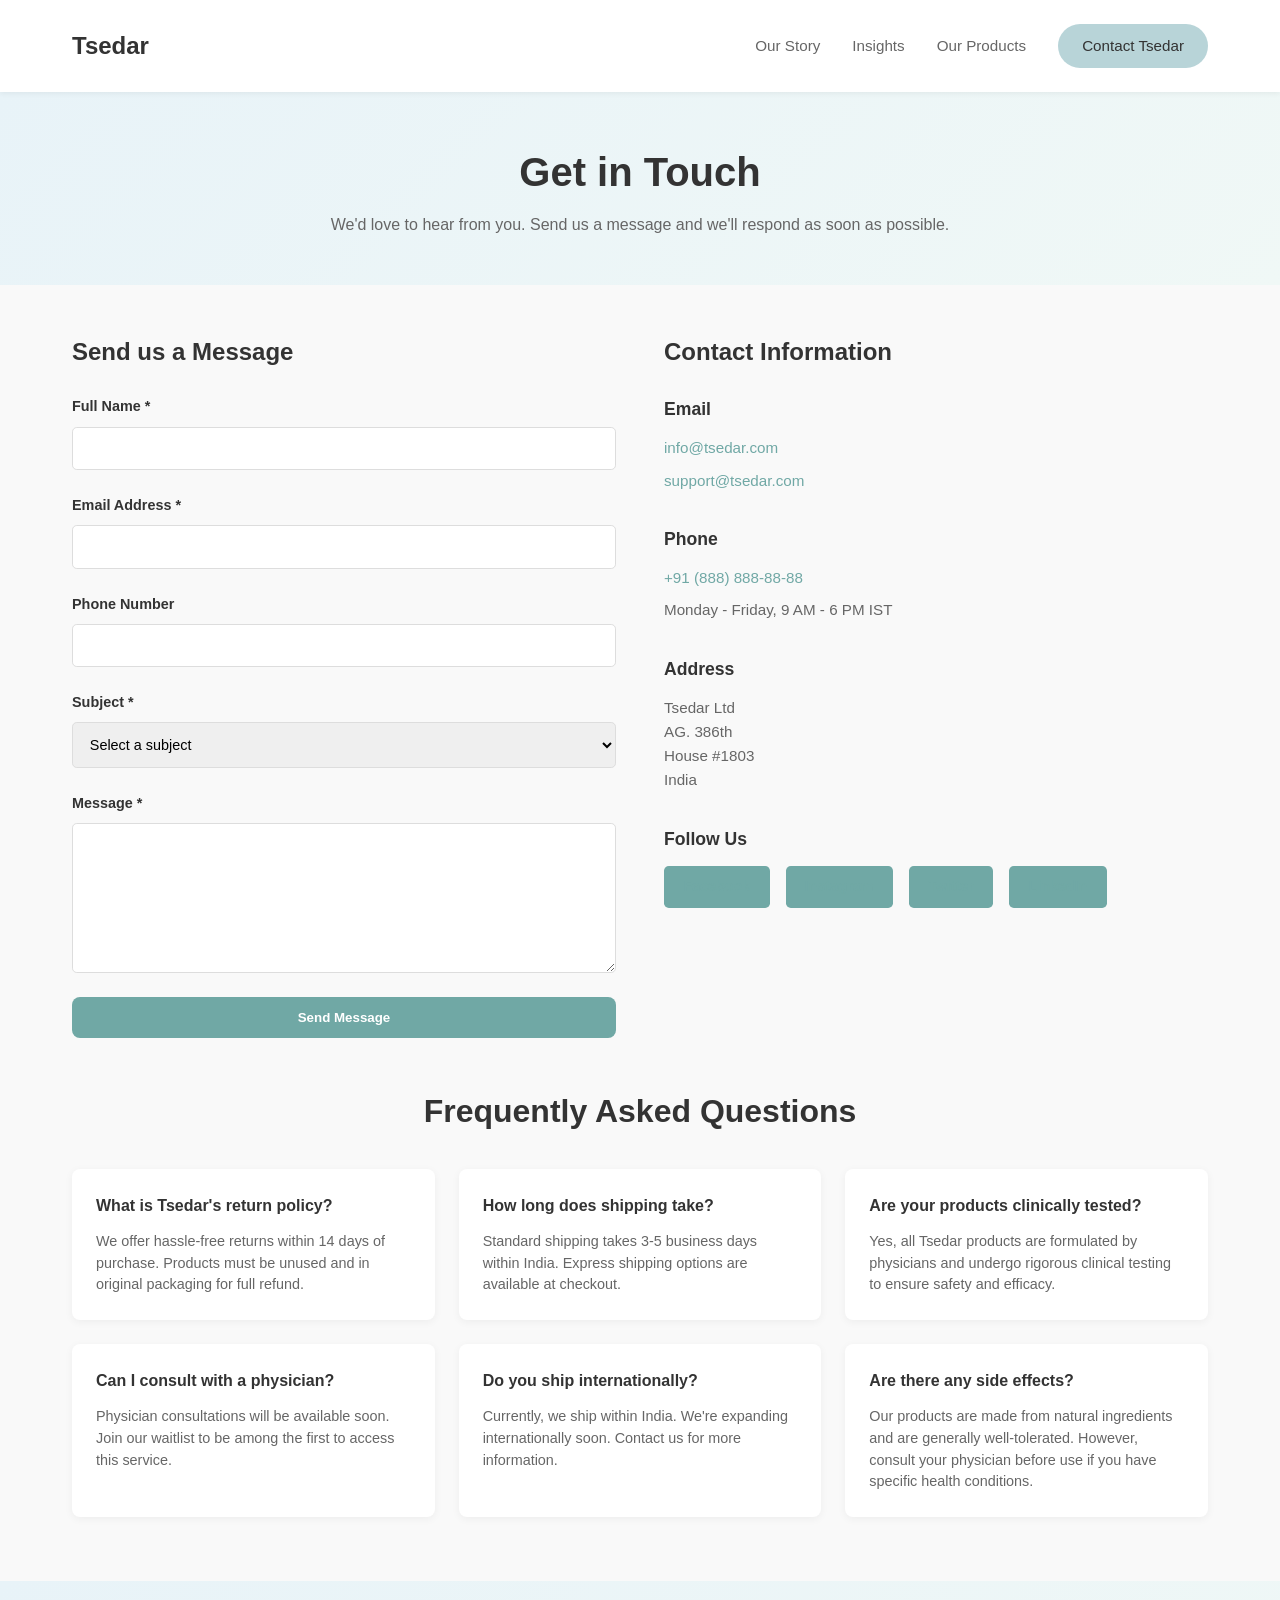
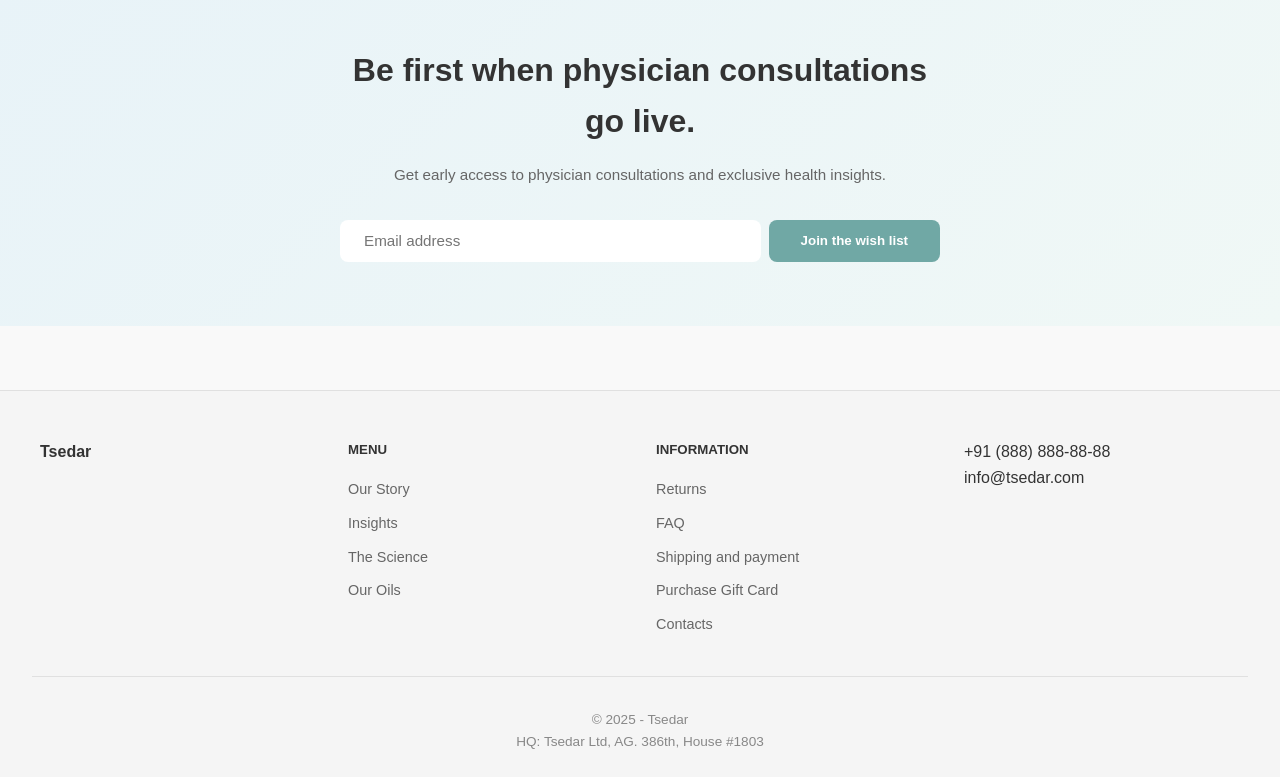
<file: contact.html>
<!DOCTYPE html>
<html lang="en">
<head>
    <meta charset="UTF-8">
    <meta name="viewport" content="width=device-width, initial-scale=1.0">
    <title>Contact Us - Tsedar</title>
    <link rel="stylesheet" href="styles.css">
</head>
<body>
    <!-- Navigation -->
    <nav class="navbar">
        <div class="nav-container">
            <div class="logo">Tsedar</div>
            <div class="nav-links">
                <a href="index.html" class="nav-link">Our Story</a>
                <a href="about.html" class="nav-link">Insights</a>
                <a href="products.html" class="nav-link">Our Products</a>
                <a href="contact.html" class="nav-link active contact-btn">Contact Tsedar</a>
            </div>
        </div>
    </nav>

    <!-- Page Header -->
    <section class="contact-header">
        <h1>Get in Touch</h1>
        <p>We'd love to hear from you. Send us a message and we'll respond as soon as possible.</p>
    </section>

    <!-- Contact Content -->
    <section class="contact-content">
        <div class="contact-container">
            <!-- Contact Form -->
            <div class="contact-form-section">
                <h2>Send us a Message</h2>
                <form class="contact-form" id="contactForm">
                    <div class="form-group">
                        <label for="name">Full Name *</label>
                        <input type="text" id="name" name="name" required>
                    </div>
                    <div class="form-group">
                        <label for="email">Email Address *</label>
                        <input type="email" id="email" name="email" required>
                    </div>
                    <div class="form-group">
                        <label for="phone">Phone Number</label>
                        <input type="tel" id="phone" name="phone">
                    </div>
                    <div class="form-group">
                        <label for="subject">Subject *</label>
                        <select id="subject" name="subject" required>
                            <option value="">Select a subject</option>
                            <option value="product-inquiry">Product Inquiry</option>
                            <option value="partnership">Partnership Inquiry</option>
                            <option value="feedback">Feedback</option>
                            <option value="support">Customer Support</option>
                            <option value="other">Other</option>
                        </select>
                    </div>
                    <div class="form-group">
                        <label for="message">Message *</label>
                        <textarea id="message" name="message" rows="6" required></textarea>
                    </div>
                    <button type="submit" class="submit-btn">Send Message</button>
                </form>
            </div>

            <!-- Contact Information -->
            <div class="contact-info-section">
                <h2>Contact Information</h2>
                <div class="info-block">
                    <h3>Email</h3>
                    <p><a href="mailto:info@tsedar.com">info@tsedar.com</a></p>
                    <p><a href="mailto:support@tsedar.com">support@tsedar.com</a></p>
                </div>
                <div class="info-block">
                    <h3>Phone</h3>
                    <p><a href="tel:+918888888888">+91 (888) 888-88-88</a></p>
                    <p>Monday - Friday, 9 AM - 6 PM IST</p>
                </div>
                <div class="info-block">
                    <h3>Address</h3>
                    <p>Tsedar Ltd<br>
                    AG. 386th<br>
                    House #1803<br>
                    India</p>
                </div>
                <div class="info-block">
                    <h3>Follow Us</h3>
                    <div class="social-links">
                        <a href="#" class="social-link">Facebook</a>
                        <a href="#" class="social-link">Instagram</a>
                        <a href="#" class="social-link">Twitter</a>
                        <a href="#" class="social-link">LinkedIn</a>
                    </div>
                </div>
            </div>
        </div>
    </section>

    <!-- FAQ Section -->
    <section class="faq-section">
        <h2>Frequently Asked Questions</h2>
        <div class="faq-items">
            <div class="faq-item">
                <h3>What is Tsedar's return policy?</h3>
                <p>We offer hassle-free returns within 14 days of purchase. Products must be unused and in original packaging for full refund.</p>
            </div>
            <div class="faq-item">
                <h3>How long does shipping take?</h3>
                <p>Standard shipping takes 3-5 business days within India. Express shipping options are available at checkout.</p>
            </div>
            <div class="faq-item">
                <h3>Are your products clinically tested?</h3>
                <p>Yes, all Tsedar products are formulated by physicians and undergo rigorous clinical testing to ensure safety and efficacy.</p>
            </div>
            <div class="faq-item">
                <h3>Can I consult with a physician?</h3>
                <p>Physician consultations will be available soon. Join our waitlist to be among the first to access this service.</p>
            </div>
            <div class="faq-item">
                <h3>Do you ship internationally?</h3>
                <p>Currently, we ship within India. We're expanding internationally soon. Contact us for more information.</p>
            </div>
            <div class="faq-item">
                <h3>Are there any side effects?</h3>
                <p>Our products are made from natural ingredients and are generally well-tolerated. However, consult your physician before use if you have specific health conditions.</p>
            </div>
        </div>
    </section>

    <!-- Newsletter Section -->
    <section class="newsletter">
        <div class="newsletter-content">
            <h2>Be first when physician consultations go live.</h2>
            <p>Get early access to physician consultations and exclusive health insights.</p>
            <form class="newsletter-form">
                <input type="email" placeholder="Email address" required>
                <button type="submit" class="submit-btn">Join the wish list</button>
            </form>
        </div>
    </section>

    <!-- Footer -->
    <footer class="footer">
        <div class="footer-container">
            <div class="footer-column">
                <h4>Tsedar</h4>
            </div>
            <div class="footer-column">
                <h5>MENU</h5>
                <ul>
                    <li><a href="#">Our Story</a></li>
                    <li><a href="#">Insights</a></li>
                    <li><a href="#">The Science</a></li>
                    <li><a href="#">Our Oils</a></li>
                </ul>
            </div>
            <div class="footer-column">
                <h5>INFORMATION</h5>
                <ul>
                    <li><a href="#">Returns</a></li>
                    <li><a href="#">FAQ</a></li>
                    <li><a href="#">Shipping and payment</a></li>
                    <li><a href="#">Purchase Gift Card</a></li>
                    <li><a href="#">Contacts</a></li>
                </ul>
            </div>
            <div class="footer-column">
                <p>+91 (888) 888-88-88<br>info@tsedar.com</p>
            </div>
        </div>
        <div class="footer-bottom">
            <p>© 2025 - Tsedar</p>
            <p>HQ: Tsedar Ltd, AG. 386th, House #1803</p>
        </div>
    </footer>

    <script src="script.js"></script>
</body>
</html>
</file>
<file: styles.css>
/* Reset and Base Styles */
* {
    margin: 0;
    padding: 0;
    box-sizing: border-box;
}

body {
    font-family: -apple-system, BlinkMacSystemFont, 'Segoe UI', 'Helvetica Neue', sans-serif;
    line-height: 1.6;
    color: #333;
    background-color: #f9f9f9;
}

/* Navigation */
.navbar {
    background-color: rgba(255, 255, 255, 0.95);
    padding: 1.5rem 0;
    position: sticky;
    top: 0;
    z-index: 100;
    box-shadow: 0 2px 5px rgba(0, 0, 0, 0.05);
}

.nav-container {
    max-width: 1200px;
    margin: 0 auto;
    padding: 0 2rem;
    display: flex;
    justify-content: space-between;
    align-items: center;
}

.logo {
    font-size: 1.5rem;
    font-weight: 600;
    color: #333;
}

.nav-links {
    display: flex;
    gap: 2rem;
    align-items: center;
}

.nav-link {
    text-decoration: none;
    color: #666;
    font-size: 0.95rem;
    transition: color 0.3s ease;
}

.nav-link:hover,
.nav-link.active {
    color: #70A8A5;
}

.contact-btn {
    background-color: #B8D4D8;
    padding: 0.6rem 1.5rem;
    border-radius: 2rem;
    color: #333 !important;
    font-weight: 500;
}

.contact-btn:hover {
    background-color: #A0C4C8;
}

/* Hero Section */
.hero {
    background: linear-gradient(135deg, #E8F3F8 0%, #F0F8F6 100%);
    padding: 4rem 2rem;
    text-align: center;
    min-height: 500px;
    display: flex;
    flex-direction: column;
    justify-content: center;
    align-items: center;
}

.hero h1 {
    font-size: 3rem;
    color: #333;
    line-height: 1.2;
    margin-bottom: 2rem;
    font-weight: 700;
}

/* Filters Section */
.filters-section {
    max-width: 1200px;
    margin: 3rem auto;
    padding: 0 2rem;
}

.filters-section h3 {
    font-size: 0.9rem;
    color: #666;
    text-transform: uppercase;
    margin-bottom: 1rem;
    font-weight: 600;
}

.filter-buttons {
    display: flex;
    gap: 1rem;
}

.filter-btn {
    background-color: #888;
    color: white;
    border: none;
    padding: 0.6rem 1.5rem;
    border-radius: 2rem;
    cursor: pointer;
    font-size: 0.9rem;
    transition: all 0.3s ease;
}

.filter-btn.active {
    background-color: #70A8A5;
}

.filter-btn:hover {
    transform: translateY(-2px);
    box-shadow: 0 4px 12px rgba(0, 0, 0, 0.1);
}

/* Products Grid */
.products-grid {
    max-width: 1200px;
    margin: 3rem auto;
    padding: 0 2rem;
    display: grid;
    grid-template-columns: repeat(auto-fit, minmax(300px, 1fr));
    gap: 2rem;
}

.product-card {
    position: relative;
    overflow: hidden;
    border-radius: 1rem;
    aspect-ratio: 1;
    cursor: pointer;
    transition: transform 0.3s ease;
}

.product-card:hover {
    transform: translateY(-5px);
}

.product-image {
    width: 100%;
    height: 100%;
    overflow: hidden;
}

.product-image img {
    width: 100%;
    height: 100%;
    object-fit: cover;
    transition: transform 0.3s ease;
}

.product-card:hover .product-image img {
    transform: scale(1.05);
}

.product-overlay {
    position: absolute;
    bottom: 0;
    left: 0;
    right: 0;
    background: linear-gradient(to top, rgba(0, 0, 0, 0.7), transparent);
    padding: 2rem 1rem 1rem;
    display: flex;
    align-items: flex-end;
    justify-content: flex-start;
    min-height: 80px;
}

.product-label {
    color: white;
    font-weight: 600;
    font-size: 1rem;
}

/* Newsletter Section */
.newsletter {
    background: linear-gradient(135deg, #E8F3F8 0%, #F0F8F6 100%);
    padding: 4rem 2rem;
    text-align: center;
    margin: 4rem 0;
}

.newsletter-content {
    max-width: 600px;
    margin: 0 auto;
}

.newsletter h2 {
    font-size: 2rem;
    color: #333;
    margin-bottom: 1rem;
    font-weight: 700;
}

.newsletter p {
    color: #666;
    margin-bottom: 2rem;
    font-size: 0.95rem;
}

.newsletter-form {
    display: flex;
    gap: 0.5rem;
    justify-content: center;
    flex-wrap: wrap;
}

.newsletter-form input {
    padding: 0.8rem 1.5rem;
    border: none;
    border-radius: 0.5rem;
    font-size: 0.95rem;
    flex: 1;
    min-width: 250px;
}

.submit-btn {
    background-color: #70A8A5;
    color: white;
    border: none;
    padding: 0.8rem 2rem;
    border-radius: 0.5rem;
    cursor: pointer;
    font-weight: 600;
    transition: background-color 0.3s ease;
}

.submit-btn:hover {
    background-color: #5A98A0;
}

/* Footer */
.footer {
    background-color: #f5f5f5;
    padding: 3rem 2rem 1.5rem;
    margin-top: 4rem;
    border-top: 1px solid #e0e0e0;
}

.footer-container {
    max-width: 1200px;
    margin: 0 auto;
    display: grid;
    grid-template-columns: repeat(auto-fit, minmax(250px, 1fr));
    gap: 2rem;
    margin-bottom: 2rem;
}

.footer-column h4,
.footer-column h5 {
    font-weight: 600;
    margin-bottom: 1rem;
    color: #333;
}

.footer-column ul {
    list-style: none;
}

.footer-column ul li {
    margin-bottom: 0.5rem;
}

.footer-column a {
    color: #666;
    text-decoration: none;
    font-size: 0.9rem;
    transition: color 0.3s ease;
}

.footer-column a:hover {
    color: #70A8A5;
}

.footer-bottom {
    text-align: center;
    padding-top: 2rem;
    border-top: 1px solid #e0e0e0;
    color: #888;
    font-size: 0.85rem;
}

/* About Page */
.about-hero {
    background: linear-gradient(135deg, #D4E8E8 0%, #E8F3F8 100%);
    padding: 4rem 2rem;
    text-align: left;
    display: flex;
    align-items: center;
    min-height: 500px;
}

.about-hero-content {
    max-width: 1200px;
    margin: 0 auto;
    width: 100%;
}

.about-hero h1 {
    font-size: 2.5rem;
    color: #333;
    margin-bottom: 1.5rem;
    font-weight: 700;
}

.about-hero p {
    font-size: 1.1rem;
    color: #666;
    margin-bottom: 2rem;
    line-height: 1.6;
}

.cta-btn {
    background-color: #70A8A5;
    color: white;
    border: none;
    padding: 0.8rem 2rem;
    border-radius: 0.5rem;
    cursor: pointer;
    font-weight: 600;
    transition: background-color 0.3s ease;
}

.cta-btn:hover {
    background-color: #5A98A0;
}

.about-content {
    max-width: 1200px;
    margin: 3rem auto;
    padding: 0 2rem;
    text-align: center;
}

.about-content h2 {
    font-size: 2rem;
    color: #333;
    margin-bottom: 1rem;
    font-weight: 700;
}

.about-content .highlight {
    font-size: 1.1rem;
    color: #70A8A5;
    font-weight: 500;
}

.journey-section {
    max-width: 1200px;
    margin: 3rem auto;
    padding: 0 2rem;
}

.journey-items {
    display: grid;
    grid-template-columns: repeat(auto-fit, minmax(300px, 1fr));
    gap: 2rem;
    margin-top: 2rem;
}

.journey-item {
    background: white;
    padding: 2rem;
    border-radius: 0.5rem;
    box-shadow: 0 2px 8px rgba(0, 0, 0, 0.05);
}

.journey-item h3 {
    font-size: 1.2rem;
    color: #333;
    margin-bottom: 1rem;
    font-weight: 600;
}

.journey-item p {
    color: #666;
    line-height: 1.6;
    font-size: 0.95rem;
}

.values-section {
    max-width: 1200px;
    margin: 3rem auto;
    padding: 0 2rem;
}

.values-section h2 {
    text-align: center;
    font-size: 2rem;
    color: #333;
    margin-bottom: 3rem;
    font-weight: 700;
    text-transform: uppercase;
}

.values-grid {
    display: grid;
    grid-template-columns: repeat(auto-fit, minmax(250px, 1fr));
    gap: 2rem;
}

.value-card {
    text-align: center;
    transition: transform 0.3s ease;
}

.value-card:hover {
    transform: translateY(-5px);
}

.value-card img {
    width: 100%;
    height: 250px;
    object-fit: cover;
    border-radius: 0.5rem;
    margin-bottom: 1rem;
}

.value-card h3 {
    font-size: 1.1rem;
    color: #333;
    margin-bottom: 0.5rem;
    font-weight: 600;
}

.value-card p {
    color: #666;
    font-size: 0.9rem;
    line-height: 1.5;
}

.method-section {
    max-width: 1200px;
    margin: 3rem auto;
    padding: 3rem 2rem;
    background: linear-gradient(135deg, #E8F3F8 0%, #F0F8F6 100%);
    border-radius: 1rem;
    text-align: center;
}

.method-section h2 {
    font-size: 2rem;
    color: #333;
    margin-bottom: 3rem;
    font-weight: 700;
}

.method-steps {
    display: grid;
    grid-template-columns: repeat(auto-fit, minmax(180px, 1fr));
    gap: 1rem;
}

.method-step {
    background: white;
    padding: 1.5rem;
    border-radius: 0.5rem;
    display: flex;
    flex-direction: column;
    gap: 0.5rem;
}

.step-number {
    font-weight: 700;
    color: #70A8A5;
    font-size: 1.2rem;
}

.step-text {
    color: #333;
    font-weight: 600;
    font-size: 0.9rem;
}

.doctor-section {
    max-width: 1200px;
    margin: 3rem auto;
    padding: 0 2rem;
    text-align: center;
}

.doctor-section h2 {
    font-size: 2rem;
    color: #333;
    margin-bottom: 2rem;
    font-weight: 700;
}

.doctor-team {
    display: grid;
    grid-template-columns: repeat(auto-fit, minmax(250px, 1fr));
    gap: 2rem;
    margin-top: 2rem;
}

.doctor-card {
    text-align: center;
}

.doctor-card img {
    width: 100px;
    height: 100px;
    border-radius: 50%;
    object-fit: cover;
    margin-bottom: 1rem;
}

.doctor-card h4 {
    font-size: 1.1rem;
    color: #333;
    margin-bottom: 0.5rem;
    font-weight: 600;
}

.doctor-card p {
    color: #666;
    font-size: 0.9rem;
}

/* Product Detail */
.product-detail {
    max-width: 1200px;
    margin: 2rem auto;
    padding: 0 2rem;
}

.product-detail-container {
    display: grid;
    grid-template-columns: 1fr 1fr;
    gap: 3rem;
    align-items: start;
}

.product-image-section img {
    width: 100%;
    border-radius: 0.5rem;
}

.product-info h1 {
    font-size: 2rem;
    color: #333;
    margin-bottom: 0.5rem;
    font-weight: 700;
}

.product-description {
    color: #666;
    margin-bottom: 1.5rem;
    font-size: 1rem;
}

.price-section {
    display: flex;
    align-items: center;
    gap: 1rem;
    margin-bottom: 1rem;
}

.price {
    font-size: 1.8rem;
    color: #333;
    font-weight: 700;
}

.original-price {
    text-decoration: line-through;
    color: #999;
}

.discount {
    background-color: #FFE8E8;
    color: #C84C2C;
    padding: 0.3rem 0.8rem;
    border-radius: 0.3rem;
    font-size: 0.85rem;
    font-weight: 600;
}

.rating {
    display: flex;
    align-items: center;
    gap: 0.5rem;
    margin-bottom: 1.5rem;
}

.stars {
    color: #FFD700;
    font-size: 1rem;
}

.reviews {
    color: #666;
    font-size: 0.9rem;
}

.product-features {
    margin-bottom: 1.5rem;
}

.product-features p {
    color: #666;
    margin-bottom: 0.5rem;
    font-size: 0.95rem;
}

.quantity-selector {
    margin-bottom: 1.5rem;
    display: flex;
    align-items: center;
    gap: 1rem;
}

.quantity-selector select {
    padding: 0.6rem;
    border: 1px solid #ddd;
    border-radius: 0.3rem;
    font-size: 0.95rem;
}

.add-to-cart-btn {
    width: 100%;
    background-color: #70A8A5;
    color: white;
    border: none;
    padding: 1rem;
    border-radius: 0.5rem;
    cursor: pointer;
    font-weight: 600;
    font-size: 1rem;
    margin-bottom: 1rem;
    transition: background-color 0.3s ease;
}

.add-to-cart-btn:hover {
    background-color: #5A98A0;
}

.product-highlights {
    background-color: #F0F8F6;
    padding: 1rem;
    border-radius: 0.5rem;
}

.product-highlights p {
    color: #333;
    font-size: 0.9rem;
    margin-bottom: 0.3rem;
}

.product-description-section {
    max-width: 1200px;
    margin: 3rem auto;
    padding: 0 2rem;
}

.product-description-section h2 {
    font-size: 1.8rem;
    color: #333;
    margin-bottom: 1rem;
    font-weight: 700;
}

.product-description-section > p {
    color: #666;
    margin-bottom: 2rem;
    font-size: 1rem;
    line-height: 1.6;
}

.ingredients-section {
    margin-bottom: 3rem;
}

.ingredients-section h3 {
    font-size: 1.3rem;
    color: #333;
    margin-bottom: 1.5rem;
    font-weight: 600;
}

.ingredients-grid {
    display: grid;
    grid-template-columns: repeat(auto-fit, minmax(300px, 1fr));
    gap: 2rem;
}

.ingredient-card {
    background: linear-gradient(135deg, #D4E8E8 0%, #E8F3F8 100%);
    padding: 2rem;
    border-radius: 0.5rem;
}

.ingredient-card h4 {
    font-size: 1.1rem;
    color: #333;
    margin-bottom: 0.5rem;
    font-weight: 600;
}

.ingredient-card p {
    color: #666;
    font-size: 0.9rem;
    line-height: 1.5;
}

.how-to-use {
    margin-bottom: 3rem;
}

.how-to-use h3 {
    font-size: 1.3rem;
    color: #333;
    margin-bottom: 1.5rem;
    font-weight: 600;
}

.usage-steps {
    display: grid;
    grid-template-columns: repeat(auto-fit, minmax(250px, 1fr));
    gap: 1.5rem;
}

.step {
    display: flex;
    gap: 1rem;
}

.step-icon {
    background-color: #70A8A5;
    color: white;
    width: 40px;
    height: 40px;
    border-radius: 50%;
    display: flex;
    align-items: center;
    justify-content: center;
    font-weight: 700;
    flex-shrink: 0;
}

.step p {
    color: #666;
    font-size: 0.9rem;
    line-height: 1.5;
}

.doctor-curation {
    max-width: 1200px;
    margin: 3rem auto;
    padding: 2rem;
    background: #F0F8F6;
    border-radius: 0.5rem;
}

.doctor-curation h2 {
    font-size: 1.3rem;
    color: #333;
    margin-bottom: 1.5rem;
    font-weight: 600;
}

.doctor-note {
    display: flex;
    gap: 2rem;
    align-items: flex-start;
}

.doctor-note img {
    width: 80px;
    height: 80px;
    border-radius: 50%;
    object-fit: cover;
    flex-shrink: 0;
}

.note-content h4 {
    font-size: 1rem;
    color: #333;
    margin-bottom: 0.3rem;
    font-weight: 600;
}

.note-content p {
    color: #666;
    font-size: 0.9rem;
    line-height: 1.5;
    margin-bottom: 0.5rem;
}

.note-text {
    margin-top: 0.5rem;
}

.guarantee-section {
    max-width: 1200px;
    margin: 3rem auto;
    padding: 0 2rem;
}

.guarantee-section h2 {
    text-align: center;
    font-size: 1.8rem;
    color: #333;
    margin-bottom: 2rem;
    font-weight: 700;
}

.guarantee-items {
    display: grid;
    grid-template-columns: repeat(auto-fit, minmax(250px, 1fr));
    gap: 2rem;
}

.guarantee-item {
    background: white;
    padding: 2rem;
    border-radius: 0.5rem;
    box-shadow: 0 2px 8px rgba(0, 0, 0, 0.05);
}

.guarantee-item h3 {
    font-size: 1rem;
    color: #333;
    margin-bottom: 0.5rem;
    font-weight: 600;
}

.guarantee-item p {
    color: #666;
    font-size: 0.9rem;
    line-height: 1.5;
}

.more-products {
    max-width: 1200px;
    margin: 3rem auto;
    padding: 0 2rem;
}

.more-products h2 {
    font-size: 1.8rem;
    color: #333;
    margin-bottom: 2rem;
    font-weight: 700;
}

.products-carousel {
    position: relative;
    display: flex;
    align-items: center;
    gap: 1rem;
}

.carousel-btn {
    background-color: #B8D4D8;
    color: #333;
    border: none;
    width: 40px;
    height: 40px;
    border-radius: 50%;
    cursor: pointer;
    font-weight: 600;
    transition: background-color 0.3s ease;
}

.carousel-btn:hover {
    background-color: #70A8A5;
    color: white;
}

.products-grid-carousel {
    display: grid;
    grid-template-columns: repeat(auto-fit, minmax(250px, 1fr));
    gap: 1.5rem;
    flex: 1;
}

/* Product Listing Page */
.plp-header {
    text-align: center;
    padding: 3rem 2rem;
    background: linear-gradient(135deg, #E8F3F8 0%, #F0F8F6 100%);
}

.plp-header h1 {
    font-size: 2.5rem;
    color: #333;
    margin-bottom: 0.5rem;
    font-weight: 700;
}

.plp-header p {
    color: #666;
    font-size: 1rem;
}

.filter-container {
    max-width: 1200px;
    margin: 2rem auto;
    padding: 0 2rem;
    display: grid;
    grid-template-columns: repeat(auto-fit, minmax(200px, 1fr));
    gap: 1.5rem;
}

.filter-group {
    display: flex;
    flex-direction: column;
}

.filter-group label {
    font-weight: 600;
    color: #333;
    margin-bottom: 0.5rem;
    font-size: 0.9rem;
}

.filter-group select {
    padding: 0.7rem;
    border: 1px solid #ddd;
    border-radius: 0.3rem;
    font-size: 0.9rem;
    background-color: white;
    cursor: pointer;
}

.plp-products {
    max-width: 1200px;
    margin: 2rem auto;
    padding: 0 2rem;
}

.products-list {
    display: grid;
    grid-template-columns: repeat(auto-fill, minmax(280px, 1fr));
    gap: 2rem;
}

.plp-product-card {
    background: white;
    border-radius: 0.5rem;
    overflow: hidden;
    box-shadow: 0 2px 8px rgba(0, 0, 0, 0.05);
    transition: transform 0.3s ease, box-shadow 0.3s ease;
}

.plp-product-card:hover {
    transform: translateY(-5px);
    box-shadow: 0 4px 16px rgba(0, 0, 0, 0.1);
}

.product-image-wrapper {
    position: relative;
    overflow: hidden;
    aspect-ratio: 1;
}

.product-image-wrapper img {
    width: 100%;
    height: 100%;
    object-fit: cover;
    transition: transform 0.3s ease;
}

.plp-product-card:hover .product-image-wrapper img {
    transform: scale(1.05);
}

.product-badge {
    position: absolute;
    top: 1rem;
    right: 1rem;
    background-color: #70A8A5;
    color: white;
    padding: 0.4rem 0.8rem;
    border-radius: 0.3rem;
    font-size: 0.8rem;
    font-weight: 600;
}

.product-badge.popular {
    background-color: #C4A574;
}

.product-card-content {
    padding: 1.5rem;
}

.product-card-content h3 {
    font-size: 1rem;
    color: #333;
    margin-bottom: 0.3rem;
    font-weight: 600;
}

.product-short-desc {
    color: #999;
    font-size: 0.85rem;
    margin-bottom: 0.8rem;
}

.rating-stars {
    display: flex;
    align-items: center;
    gap: 0.5rem;
    margin-bottom: 1rem;
}

.rating-count {
    color: #666;
    font-size: 0.8rem;
}

.product-price-section {
    display: flex;
    align-items: center;
    gap: 0.8rem;
    margin-bottom: 1rem;
}

.product-price-section .price {
    font-size: 1.3rem;
    font-weight: 700;
    color: #333;
}

.product-price-section .original-price {
    text-decoration: line-through;
    color: #999;
    font-size: 0.9rem;
}

.product-card-btn {
    width: 100%;
    background-color: #70A8A5;
    color: white;
    border: none;
    padding: 0.7rem;
    border-radius: 0.3rem;
    cursor: pointer;
    font-weight: 600;
    font-size: 0.9rem;
    transition: background-color 0.3s ease;
}

.product-card-btn:hover {
    background-color: #5A98A0;
}

.pagination-section {
    max-width: 1200px;
    margin: 3rem auto;
    padding: 0 2rem;
    display: flex;
    justify-content: center;
    align-items: center;
    gap: 1.5rem;
}

.pagination-btn {
    background-color: #B8D4D8;
    color: #333;
    border: none;
    padding: 0.7rem 1.5rem;
    border-radius: 0.3rem;
    cursor: pointer;
    font-weight: 600;
    transition: background-color 0.3s ease;
}

.pagination-btn:hover {
    background-color: #70A8A5;
    color: white;
}

.page-numbers {
    display: flex;
    gap: 0.5rem;
}

.page-num {
    background-color: white;
    color: #333;
    border: 1px solid #ddd;
    width: 35px;
    height: 35px;
    border-radius: 0.3rem;
    cursor: pointer;
    font-weight: 600;
    transition: all 0.3s ease;
}

.page-num.active {
    background-color: #70A8A5;
    color: white;
    border-color: #70A8A5;
}

.page-num:hover {
    border-color: #70A8A5;
    color: #70A8A5;
}

/* Contact Page */
.contact-header {
    text-align: center;
    padding: 3rem 2rem;
    background: linear-gradient(135deg, #E8F3F8 0%, #F0F8F6 100%);
}

.contact-header h1 {
    font-size: 2.5rem;
    color: #333;
    margin-bottom: 0.5rem;
    font-weight: 700;
}

.contact-header p {
    color: #666;
    font-size: 1rem;
}

.contact-content {
    max-width: 1200px;
    margin: 3rem auto;
    padding: 0 2rem;
}

.contact-container {
    display: grid;
    grid-template-columns: 1fr 1fr;
    gap: 3rem;
}

.contact-form-section h2,
.contact-info-section h2 {
    font-size: 1.5rem;
    color: #333;
    margin-bottom: 1.5rem;
    font-weight: 700;
}

.contact-form {
    display: flex;
    flex-direction: column;
    gap: 1.5rem;
}

.form-group {
    display: flex;
    flex-direction: column;
}

.form-group label {
    font-weight: 600;
    color: #333;
    margin-bottom: 0.5rem;
    font-size: 0.9rem;
}

.form-group input,
.form-group select,
.form-group textarea {
    padding: 0.8rem;
    border: 1px solid #ddd;
    border-radius: 0.3rem;
    font-size: 0.9rem;
    font-family: inherit;
}

.form-group textarea {
    resize: vertical;
    min-height: 150px;
}

.info-block {
    margin-bottom: 2rem;
}

.info-block h3 {
    font-size: 1.1rem;
    color: #333;
    margin-bottom: 0.8rem;
    font-weight: 600;
}

.info-block p {
    color: #666;
    font-size: 0.95rem;
    line-height: 1.6;
    margin-bottom: 0.5rem;
}

.info-block a {
    color: #70A8A5;
    text-decoration: none;
    transition: color 0.3s ease;
}

.info-block a:hover {
    color: #5A98A0;
}

.social-links {
    display: flex;
    gap: 1rem;
    flex-wrap: wrap;
}

.social-link {
    background-color: #70A8A5;
    color: white;
    padding: 0.6rem 1.2rem;
    border-radius: 0.3rem;
    text-decoration: none;
    font-size: 0.9rem;
    font-weight: 600;
    transition: background-color 0.3s ease;
}

.social-link:hover {
    background-color: #5A98A0;
}

.faq-section {
    max-width: 1200px;
    margin: 3rem auto;
    padding: 0 2rem;
}

.faq-section h2 {
    text-align: center;
    font-size: 2rem;
    color: #333;
    margin-bottom: 2rem;
    font-weight: 700;
}

.faq-items {
    display: grid;
    grid-template-columns: repeat(auto-fit, minmax(300px, 1fr));
    gap: 1.5rem;
}

.faq-item {
    background: white;
    padding: 1.5rem;
    border-radius: 0.5rem;
    box-shadow: 0 2px 8px rgba(0, 0, 0, 0.05);
}

.faq-item h3 {
    font-size: 1rem;
    color: #333;
    margin-bottom: 0.8rem;
    font-weight: 600;
}

.faq-item p {
    color: #666;
    font-size: 0.9rem;
    line-height: 1.5;
}

/* Responsive Design */
@media (max-width: 768px) {
    .nav-links {
        flex-direction: column;
        gap: 1rem;
    }

    .hero h1 {
        font-size: 2rem;
    }

    .products-grid {
        grid-template-columns: 1fr;
    }

    .product-detail-container {
        grid-template-columns: 1fr;
    }

    .contact-container {
        grid-template-columns: 1fr;
    }

    .newsletter-form {
        flex-direction: column;
    }

    .newsletter-form input {
        min-width: auto;
    }

    .method-steps {
        grid-template-columns: 1fr;
    }

    .doctor-note {
        flex-direction: column;
        text-align: center;
    }

    .about-content h2 {
        font-size: 1.5rem;
    }

    .values-section h2 {
        font-size: 1.5rem;
    }
}
</file>
